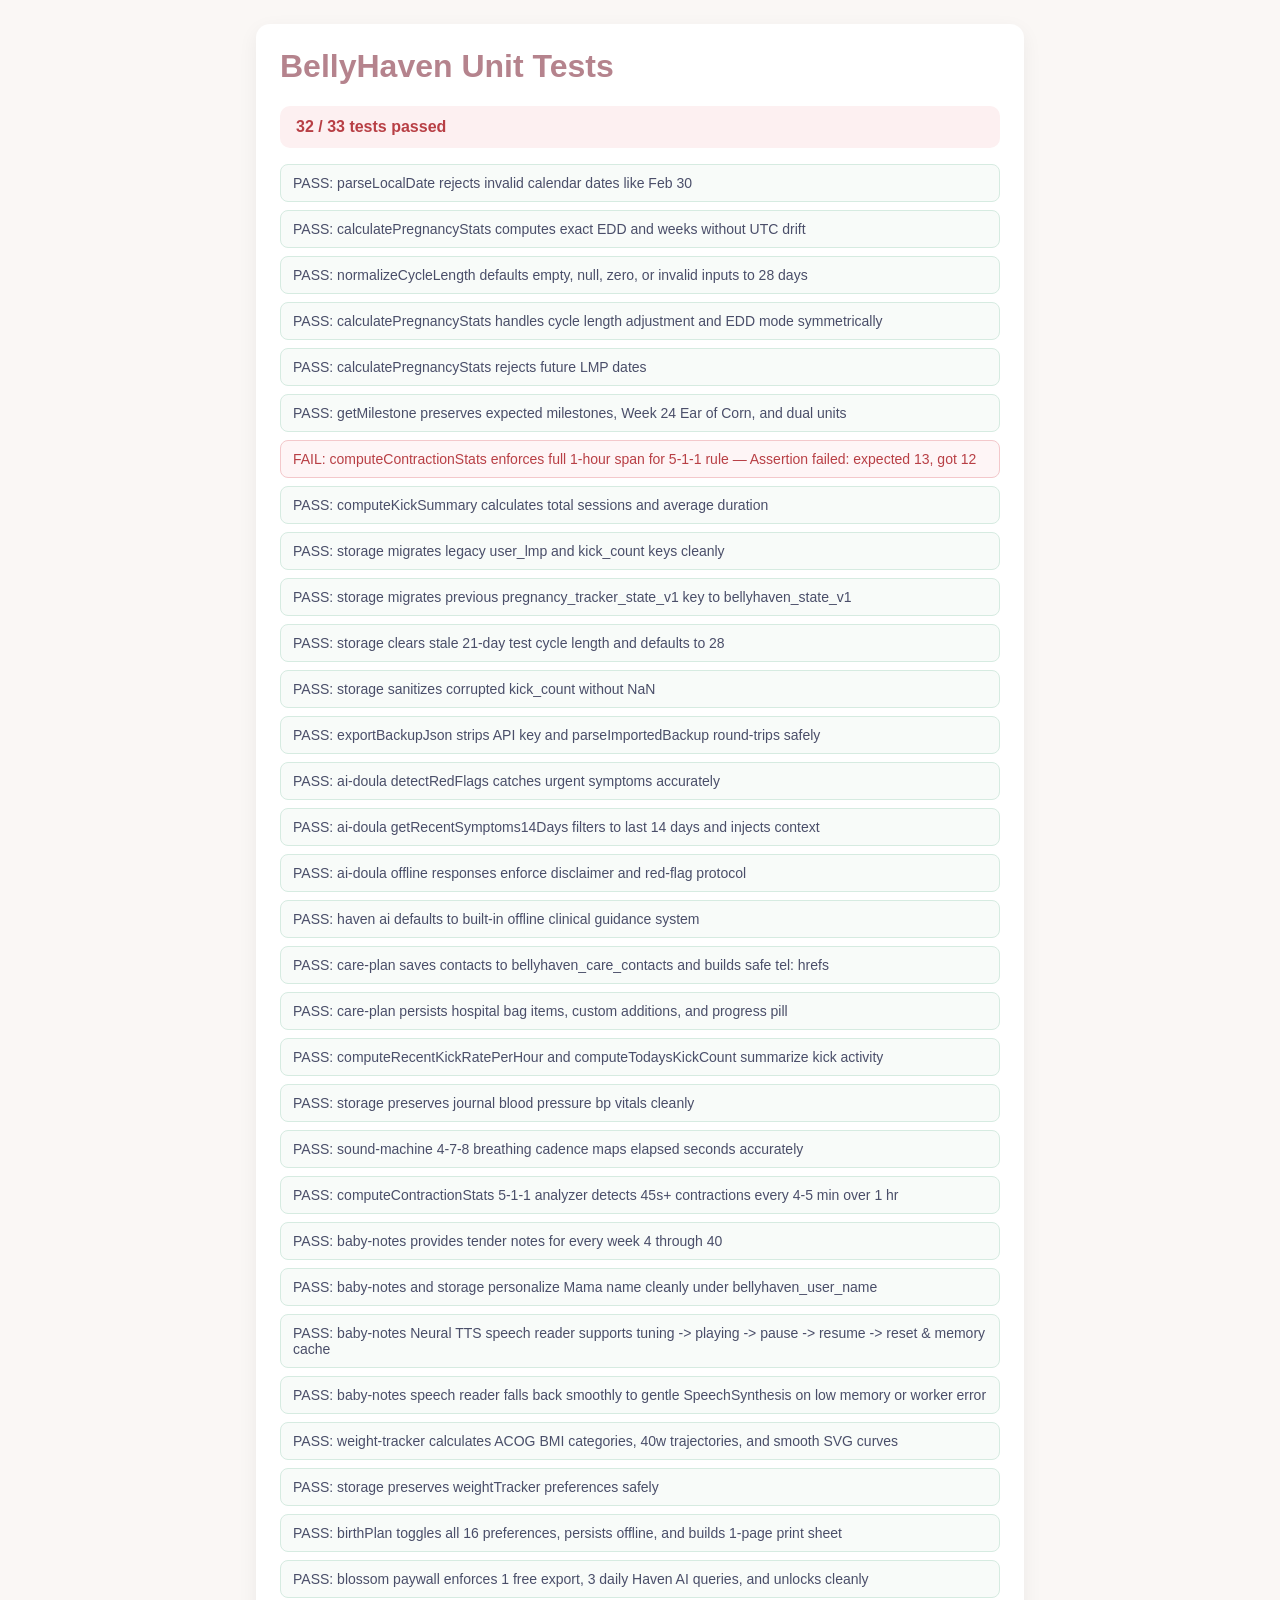
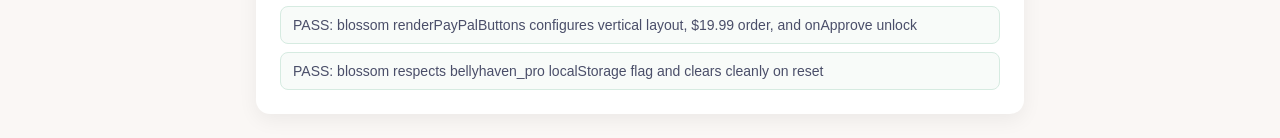
<file: tests/test-runner.html>
<!DOCTYPE html>
<html lang="en">
<head>
  <meta charset="UTF-8">
  <meta name="viewport" content="width=device-width, initial-scale=1.0">
  <title>BellyHaven — Unit Tests</title>
  <style>
    body {
      font-family: -apple-system, BlinkMacSystemFont, "Segoe UI", Roboto, sans-serif;
      background: #faf7f5;
      color: #4a4e69;
      margin: 0;
      padding: 24px;
    }
    .container {
      max-width: 720px;
      margin: 0 auto;
      background: #fff;
      border-radius: 14px;
      padding: 24px;
      box-shadow: 0 6px 20px rgba(0, 0, 0, 0.06);
    }
    h1 {
      margin-top: 0;
      color: #b5838d;
    }
    .summary {
      padding: 12px 16px;
      border-radius: 10px;
      font-weight: 700;
      margin-bottom: 16px;
    }
    .summary.pass { background: #eef6f2; color: #366654; }
    .summary.fail { background: #fdf0f1; color: #b83f45; }
    ul {
      list-style: none;
      padding: 0;
      margin: 0;
      display: flex;
      flex-direction: column;
      gap: 8px;
    }
    li {
      padding: 10px 12px;
      border-radius: 8px;
      font-size: 14px;
      border: 1px solid #eee;
    }
    li.pass { background: #f8fbf9; border-color: #d6ebe1; }
    li.fail { background: #fef5f6; border-color: #f3c8cb; color: #b83f45; }
  </style>
</head>
<body>
  <div class="container">
    <h1>BellyHaven Unit Tests</h1>
    <div id="summary" class="summary">Running tests...</div>
    <ul id="results"></ul>
  </div>

  <script src="../js/calculations.js"></script>
  <script src="../js/storage.js"></script>
  <script src="../js/ai-doula.js"></script>
  <script src="../js/care-plan.js"></script>
  <script src="../js/sound-machine.js"></script>
  <script src="../js/baby-notes.js"></script>
  <script src="../js/weight-tracker.js"></script>
  <script src="../js/birth-plan.js"></script>
  <script src="../js/blossom-paywall.js"></script>
  <script>
    (function (calc, store, doula, carePlan, soundMod, babyNotesMod, weightMod, birthPlanMod, blossomMod) {
      'use strict';

      const tests = [];
      function test(name, fn) {
        tests.push({ name, fn });
      }

      function assertEqual(actual, expected, msg) {
        if (actual !== expected) {
          throw new Error(`${msg || 'Assertion failed'}: expected ${JSON.stringify(expected)}, got ${JSON.stringify(actual)}`);
        }
      }

      function assertTrue(condition, msg) {
        if (!condition) {
          throw new Error(msg || 'Expected condition to be true');
        }
      }

      function createMemoryStorage(initial) {
        const data = Object.assign({}, initial || {});
        return {
          getItem: (k) => (Object.prototype.hasOwnProperty.call(data, k) ? data[k] : null),
          setItem: (k, v) => { data[k] = String(v); },
          removeItem: (k) => { delete data[k]; }
        };
      }

      test('parseLocalDate rejects invalid calendar dates like Feb 30', () => {
        assertEqual(calc.parseLocalDate('2026-02-30'), null);
        assertEqual(calc.parseLocalDate('not-a-date'), null);
        const d = calc.parseLocalDate('2026-03-15');
        assertTrue(d instanceof Date);
        assertEqual(d.getFullYear(), 2026);
        assertEqual(d.getMonth(), 2);
        assertEqual(d.getDate(), 15);
      });

      test('calculatePregnancyStats computes exact EDD and weeks without UTC drift', () => {
        const ref = calc.parseLocalDate('2026-06-01');
        const stats = calc.calculatePregnancyStats({
          mode: 'lmp',
          dateStr: '2026-03-01',
          cycleLength: 28,
          referenceDate: ref
        });
        assertTrue(stats.valid);
        assertEqual(stats.eddIso, '2026-12-06');
        assertEqual(stats.gestationDays, 92);
        assertEqual(stats.stageLabel, '13w 1d');
        assertEqual(stats.trimester.number, 1);
      });

      test('normalizeCycleLength defaults empty, null, zero, or invalid inputs to 28 days', () => {
        assertEqual(calc.DEFAULT_CYCLE_LENGTH, 28);
        assertEqual(calc.MIN_CYCLE_LENGTH, 20);
        assertEqual(calc.MAX_CYCLE_LENGTH, 45);
        assertEqual(calc.normalizeCycleLength(''), 28);
        assertEqual(calc.normalizeCycleLength(null), 28);
        assertEqual(calc.normalizeCycleLength(undefined), 28);
        assertEqual(calc.normalizeCycleLength(0), 28);
        assertEqual(calc.normalizeCycleLength('abc'), 28);
        assertEqual(calc.normalizeCycleLength(20), 20);
        assertEqual(calc.normalizeCycleLength(45), 45);
        assertEqual(calc.normalizeCycleLength(30), 30);
      });

      test('calculatePregnancyStats handles cycle length adjustment and EDD mode symmetrically', () => {
        const ref = calc.parseLocalDate('2026-08-01');
        const fromLmp = calc.calculatePregnancyStats({
          mode: 'lmp',
          dateStr: '2026-03-01',
          cycleLength: 32,
          referenceDate: ref
        });
        assertTrue(fromLmp.valid);
        assertEqual(fromLmp.eddIso, '2026-12-10');

        const fromEdd = calc.calculatePregnancyStats({
          mode: 'edd',
          dateStr: '2026-12-10',
          cycleLength: 32,
          referenceDate: ref
        });
        assertTrue(fromEdd.valid);
        assertEqual(fromEdd.lmpIso, '2026-03-01');
        assertEqual(fromEdd.stageLabel, fromLmp.stageLabel);
      });

      test('calculatePregnancyStats rejects future LMP dates', () => {
        const ref = calc.parseLocalDate('2026-06-01');
        const stats = calc.calculatePregnancyStats({
          mode: 'lmp',
          dateStr: '2026-06-15',
          referenceDate: ref
        });
        assertEqual(stats.valid, false);
      });

      test('getMilestone preserves expected milestones, Week 24 Ear of Corn, and dual units', () => {
        assertEqual(calc.getMilestone(2).name, 'Poppy Seed');
        assertEqual(calc.getMilestone(8).name, 'Raspberry');
        assertEqual(calc.getMilestone(12).name, 'Plum');
        assertEqual(calc.getMilestone(16).name, 'Avocado');
        assertEqual(calc.getMilestone(20).name, 'Banana');
        assertEqual(calc.getMilestone(24).name, 'Ear of Corn');
        assertEqual(calc.getMilestone(28).name, 'Eggplant');
        assertEqual(calc.getMilestone(32).name, 'Pineapple');
        assertEqual(calc.getMilestone(36).name, 'Papaya');
        assertEqual(calc.getMilestone(40).name, 'Watermelon');
        assertTrue(calc.getMilestone(24).length.includes('cm'));
        assertTrue(calc.getMilestone(24).length.includes('in'));
        assertTrue(calc.getMilestone(24).weight.includes('g'));
        assertTrue(calc.getMilestone(24).weight.includes('oz'));
        for (let w = 4; w <= 42; w++) {
          const ms = calc.getMilestone(w);
          assertTrue(typeof ms.imageUrl === 'string' && ms.imageUrl.startsWith('./icons/milestones/'));
        }
      });

      test('computeContractionStats enforces full 1-hour span for 5-1-1 rule', () => {
        const now = 1700000000000;
        const shortCluster = [];
        for (let i = 0; i < 9; i++) {
          const startMs = now - (8 - i) * 5 * 60 * 1000; // 40 min span
          shortCluster.push({ id: `s_${i}`, startMs, endMs: startMs + 65 * 1000, intensity: 'Moderate' });
        }
        assertEqual(calc.computeContractionStats(shortCluster, now + 2000).isFiveOneOnePattern, false);

        const fullHourCluster = [];
        for (let i = 0; i < 13; i++) {
          const startMs = now - (12 - i) * 5 * 60 * 1000; // 60 min span
          fullHourCluster.push({ id: `c_${i}`, startMs, endMs: startMs + 65 * 1000, intensity: 'Strong' });
        }
        const result = calc.computeContractionStats(fullHourCluster, now + 2000);
        assertEqual(result.lastHourCount, 13);
        assertEqual(result.avgDurationSec, 65);
        assertEqual(result.avgIntervalSec, 300);
        assertEqual(result.intensityCounts.Strong, 13);
        assertEqual(result.isFiveOneOnePattern, true);
      });

      test('computeKickSummary calculates total sessions and average duration', () => {
        const summary = calc.computeKickSummary([
          { count: 10, durationSec: 600 },
          { count: 10, durationSec: 900 }
        ]);
        assertEqual(summary.totalSessions, 2);
        assertEqual(summary.totalKicks, 20);
        assertEqual(summary.avgDurationSec, 750);
        assertEqual(summary.avgKicksPerSession, 10);
      });

      test('storage migrates legacy user_lmp and kick_count keys cleanly', () => {
        const mem = createMemoryStorage({
          user_lmp: '2026-04-10',
          kick_count: '14'
        });
        const loaded = store.loadState(mem);
        assertEqual(loaded.profile.dateStr, '2026-04-10');
        assertEqual(loaded.kicks.quickCount, 14);
      });

      test('storage migrates previous pregnancy_tracker_state_v1 key to bellyhaven_state_v1', () => {
        const mem = createMemoryStorage({
          pregnancy_tracker_state_v1: JSON.stringify({
            profile: { inputMode: 'lmp', dateStr: '2026-03-10', cycleLength: 28 },
            kicks: { quickCount: 7, sessions: [], activeSession: null }
          })
        });
        const loaded = store.loadState(mem);
        assertEqual(loaded.profile.dateStr, '2026-03-10');
        assertEqual(loaded.kicks.quickCount, 7);
        assertTrue(Boolean(mem.getItem('bellyhaven_state_v1')));
        assertEqual(mem.getItem('pregnancy_tracker_state_v1'), null);
      });

      test('storage clears stale 21-day test cycle length and defaults to 28', () => {
        const mem = createMemoryStorage({
          bellyhaven_cycle_length: '21',
          bellyhaven_state_v1: JSON.stringify({
            profile: { inputMode: 'lmp', dateStr: '2026-03-10', cycleLength: 21 }
          })
        });
        const loaded = store.loadState(mem);
        assertEqual(loaded.profile.cycleLength, 28);
        assertEqual(mem.getItem('bellyhaven_cycle_reset_v1'), '1');
      });

      test('storage sanitizes corrupted kick_count without NaN', () => {
        const mem = createMemoryStorage({
          user_lmp: '2026-04-10',
          kick_count: 'not-a-number'
        });
        const loaded = store.loadState(mem);
        assertEqual(loaded.kicks.quickCount, 0);
      });

      test('exportBackupJson strips API key and parseImportedBackup round-trips safely', () => {
        const state = store.createDefaultState();
        state.profile.dateStr = '2026-05-01';
        state.kicks.quickCount = 7;
        state.ai.apiKey = 'secret-test-key';
        state.ai.chatHistory.push({ id: 'm1', role: 'user', text: 'Hello', createdAtMs: 1000 });
        const json = store.exportBackupJson(state);
        const imported = store.parseImportedBackup(json);
        assertTrue(imported.ok);
        assertEqual(imported.state.profile.dateStr, '2026-05-01');
        assertEqual(imported.state.kicks.quickCount, 7);
        assertEqual(imported.state.ai.apiKey, '');
        assertEqual(imported.state.ai.chatHistory.length, 1);
      });

      test('ai-doula detectRedFlags catches urgent symptoms accurately', () => {
        assertTrue(doula.detectRedFlags('I am having heavy vaginal bleeding right now').isRedFlag);
        assertTrue(doula.detectRedFlags('Sudden facial swelling and blurred vision').isRedFlag);
        assertTrue(doula.detectRedFlags('Baby stopped moving since morning').isRedFlag);
        assertEqual(doula.detectRedFlags('What sleep position is best in 2nd trimester?').isRedFlag, false);
      });

      test('ai-doula getRecentSymptoms14Days filters to last 14 days and injects context', () => {
        const ref = calc.parseLocalDate('2026-06-20');
        const entries = [
          { dateStr: '2026-06-18', mood: 'Tired', symptoms: ['Fatigue', 'Heartburn'], note: 'Mild reflux' },
          { dateStr: '2026-06-01', mood: 'Calm', symptoms: ['Nausea'], note: 'Older than 14 days' }
        ];
        const recent = doula.getRecentSymptoms14Days(entries, ref);
        assertEqual(recent.entryCount, 1);
        assertTrue(recent.symptomsList.includes('Fatigue'));
        assertEqual(recent.symptomsList.includes('Nausea'), false);

        const stats = calc.calculatePregnancyStats({ mode: 'lmp', dateStr: '2026-03-01', referenceDate: ref });
        const state = store.createDefaultState();
        state.journal.entries = entries;
        const ctx = doula.buildContextData(state, stats, ref);
        const sysPrompt = doula.buildSystemPrompt(ctx);
        assertTrue(sysPrompt.includes('Haven AI'));
        assertTrue(sysPrompt.includes(stats.stageLabel));
        assertTrue(sysPrompt.includes('Fatigue'));
        assertTrue(sysPrompt.includes(doula.DISCLAIMER));
      });

      test('ai-doula offline responses enforce disclaimer and red-flag protocol', () => {
        const ref = calc.parseLocalDate('2026-06-20');
        const stats = calc.calculatePregnancyStats({ mode: 'lmp', dateStr: '2026-03-01', referenceDate: ref });
        const state = store.createDefaultState();
        state.journal.entries = [{ dateStr: '2026-06-18', symptoms: ['Backache'], note: '' }];
        const ctx = doula.buildContextData(state, stats, ref);

        const urgent = doula.generateOfflineDoulaResponse('I have heavy bleeding', ctx);
        assertEqual(urgent.isRedFlag, true);
        assertTrue(urgent.text.endsWith(doula.DISCLAIMER));

        const questions = doula.generateOfflineDoulaResponse('Generate 3 questions', ctx, { intent: 'doctor-questions' });
        assertEqual(questions.isRedFlag, false);
        assertTrue(questions.text.includes('Backache'));
        assertTrue(questions.text.endsWith(doula.DISCLAIMER));
      });

      test('haven ai defaults to built-in offline clinical guidance system', async () => {
        const defState = store.createDefaultState();
        assertEqual(defState.ai.provider, 'offline');
        const mem = createMemoryStorage();
        const loaded = store.loadState(mem);
        assertEqual(loaded.ai.provider, 'offline');

        const ref = calc.parseLocalDate('2026-06-20');
        const stats = calc.calculatePregnancyStats({ mode: 'lmp', dateStr: '2026-03-01', referenceDate: ref });
        const ctx = doula.buildContextData(defState, stats, ref);
        const res = await doula.fetchAIResponse('What sleep position is best in 2nd trimester?', ctx, {});
        assertTrue(Boolean(res && res.text));
        assertTrue(res.sourceLabel.includes('Offline'));
        assertTrue(res.text.endsWith(doula.DISCLAIMER));
      });

      test('care-plan saves contacts to bellyhaven_care_contacts and builds safe tel: hrefs', () => {
        const mem = createMemoryStorage();
        const saved = carePlan.saveCareContacts(
          {
            doctorName: 'Dr. Elena Gomez',
            clinicName: 'Mercy Pavilion',
            doctorPhone: '+1 (555) 019-9222',
            partnerName: 'Alex',
            partnerPhone: '555-0144'
          },
          mem
        );
        assertEqual(saved.doctorName, 'Dr. Elena Gomez');
        assertTrue(Boolean(mem.getItem('bellyhaven_care_contacts')));
        const loaded = carePlan.loadCareContacts(mem);
        assertEqual(loaded.clinicName, 'Mercy Pavilion');
        assertEqual(carePlan.buildTelHref(loaded.doctorPhone), 'tel:+15550199222');
        assertEqual(carePlan.buildTelHref('+'), '');
      });

      test('care-plan persists hospital bag items, custom additions, and progress pill', () => {
        const mem = createMemoryStorage();
        let bag = carePlan.loadHospitalBag(mem);
        assertEqual(bag.length, 19);
        assertEqual(carePlan.getHospitalBagProgress(bag).label, '0 of 19 packed');

        bag = carePlan.toggleHospitalBagItem(bag, 'doc-id-insurance');
        const addRes = carePlan.addCustomHospitalBagItem(bag, 'Perineal Ice Packs', 'mom');
        assertTrue(addRes.added);
        bag = carePlan.saveHospitalBag(addRes.items, mem);

        assertTrue(Boolean(mem.getItem('bellyhaven_hospital_bag')));
        const reloaded = carePlan.loadHospitalBag(mem);
        assertEqual(reloaded.length, 20);
        assertEqual(carePlan.getHospitalBagProgress(reloaded).label, '1 of 20 packed');
      });

      test('computeRecentKickRatePerHour and computeTodaysKickCount summarize kick activity', () => {
        const now = new Date(2026, 5, 20, 14, 0, 0);
        const sameDayMs = now.getTime();
        const prevDayMs = new Date(2026, 5, 19, 10, 0, 0).getTime();
        const sessions = Array.from({ length: 8 }, (_, idx) => ({
          startedAtMs: idx === 0 ? sameDayMs : prevDayMs,
          count: 10,
          durationSec: 1800
        }));
        const rate = calc.computeRecentKickRatePerHour(sessions, 7);
        assertEqual(rate.sessionCount, 7);
        assertEqual(rate.avgKicksPerHour, 20);

        const todaysKicks = calc.computeTodaysKickCount(
          { quickCount: 3, sessions, activeSession: { startedAtMs: sameDayMs, tapTimestampsMs: [1, 2] } },
          now
        );
        assertEqual(todaysKicks, 15);
      });

      test('storage preserves journal blood pressure bp vitals cleanly', () => {
        const clean = store.sanitizeState({
          profile: { inputMode: 'lmp', dateStr: '2026-03-01', cycleLength: 28 },
          journal: {
            entries: [{ dateStr: '2026-06-20', weight: '65 kg', bp: ' 118/76 mmHg ', note: '' }],
            appointments: []
          }
        });
        assertEqual(clean.journal.entries[0].bp, '118/76 mmHg');
      });

      test('sound-machine 4-7-8 breathing cadence maps elapsed seconds accurately', () => {
        const inhale = soundMod.getBreathingPhaseForElapsedSec(2);
        const hold = soundMod.getBreathingPhaseForElapsedSec(7);
        const exhale = soundMod.getBreathingPhaseForElapsedSec(15);
        assertEqual(inhale.phase, 'inhale');
        assertEqual(hold.phase, 'hold');
        assertEqual(exhale.phase, 'exhale');
        assertEqual(soundMod.formatTimerRemaining(900), '15:00');
      });

      test('computeContractionStats 5-1-1 analyzer detects 45s+ contractions every 4-5 min over 1 hr', () => {
        const now = 1700000000000;
        const cluster = [];
        for (let i = 0; i < 15; i++) {
          const startMs = now - (14 - i) * 4.5 * 60 * 1000; // ~63 min span, 4.5 min apart
          cluster.push({ id: `f_${i}`, startMs, endMs: startMs + 48 * 1000, intensity: 'Moderate' });
        }
        const res = calc.computeContractionStats(cluster, now + 2000);
        assertEqual(res.isFiveOneOnePattern, true);
        assertEqual(res.fiveOneOne.analyzerPhase, 'matched');
      });

      test('baby-notes provides tender notes for every week 4 through 40', () => {
        for (let w = 4; w <= 40; w++) {
          const n = babyNotesMod.getBabyNote(w);
          assertEqual(n.week, w);
          assertTrue(typeof n.message === 'string' && n.message.length > 40);
          assertTrue(typeof n.signOff === 'string' && n.signOff.includes('Baby'));
        }
      });

      test('baby-notes and storage personalize Mama name cleanly under bellyhaven_user_name', () => {
        assertEqual(store.USER_NAME_KEY, 'bellyhaven_user_name');
        const memStore = new Map();
        const mockStorage = {
          getItem: (k) => (memStore.has(k) ? memStore.get(k) : null),
          setItem: (k, v) => memStore.set(k, String(v)),
          removeItem: (k) => memStore.delete(k)
        };
        assertEqual(store.saveUserName('  Karen   Marie  ', mockStorage), 'Karen Marie');
        assertEqual(mockStorage.getItem('bellyhaven_user_name'), 'Karen Marie');
        assertEqual(store.loadUserName(mockStorage), 'Karen Marie');

        const w4 = babyNotesMod.getBabyNote(4, 'Karen');
        assertEqual(w4.title, 'Hello, Mama Karen');
        const w16 = babyNotesMod.getBabyNote(16, 'Karen');
        assertTrue(w16.title.startsWith('Hello, Mama Karen'));

        store.clearUserName(mockStorage);
        assertEqual(store.loadUserName(mockStorage), '');
        assertEqual(babyNotesMod.getBabyNote(4, '').title, 'Hello, Mama');
      });

      test('baby-notes Neural TTS speech reader supports tuning -> playing -> pause -> resume -> reset & memory cache', async () => {
        const events = [];
        let workerCalls = 0;
        let audioInstance = null;

        const fakeWorkerFactory = () => ({
          postMessage(msg) {
            if (msg.type !== 'synthesize') return;
            workerCalls++;
            const wav = new ArrayBuffer(44);
            setTimeout(() => {
              this.onmessage({
                data: { id: msg.id, ok: true, wavBuffer: wav, sampleRate: 22050, cached: false }
              });
            }, 15);
          },
          terminate() {}
        });

        const fakeAudioFactory = () => {
          audioInstance = {
            paused: true,
            play() {
              this.paused = false;
              return Promise.resolve();
            },
            pause() {
              this.paused = true;
            }
          };
          return audioInstance;
        };

        const reader = babyNotesMod.createSpeechReader({
          workerFactory: fakeWorkerFactory,
          audioFactory: fakeAudioFactory,
          synth: null,
          UtteranceCtor: null
        });

        assertEqual(reader.isSupported(), true);
        const note = babyNotesMod.getBabyNote(16);

        await new Promise((resolve) => {
          reader.speak(note, {
            onLoading: () => events.push('loading:' + reader.getState()),
            onStart: () => {
              events.push('playing:' + reader.getState());
              const pausedOk = reader.pause();
              assertEqual(pausedOk, true);
              events.push('paused:' + reader.getState());
              const resumedOk = reader.resume();
              assertEqual(resumedOk, true);
              events.push('resumed:' + reader.getState());
              audioInstance.onended();
            },
            onEnd: () => {
              events.push('ended:' + reader.getState());
              resolve();
            }
          });
        });

        assertEqual(workerCalls, 1);
        assertEqual(events.join('|'), 'loading:loading|playing:playing|paused:paused|resumed:playing|ended:idle');

        // Replaying the same note should reuse the in-memory WAV cache without invoking worker again
        await new Promise((resolve) => {
          reader.speak(note, {
            onStart: () => audioInstance.onended(),
            onEnd: () => resolve()
          });
        });
        assertEqual(workerCalls, 1);
      });

      test('baby-notes speech reader falls back smoothly to gentle SpeechSynthesis on low memory or worker error', async () => {
        let spokenUtterance = null;
        let fallbackTriggered = false;
        let ended = false;

        function FakeUtterance(text) {
          this.text = text;
        }
        const fakeSynth = {
          getVoices: () => [{ name: 'Samantha Natural', lang: 'en-US' }],
          cancel() {},
          speak(u) {
            spokenUtterance = u;
            setTimeout(() => {
              if (typeof u.onend === 'function') u.onend();
            }, 10);
          }
        };

        const failingWorkerFactory = () => ({
          postMessage(msg) {
            if (msg.type === 'synthesize') {
              setTimeout(() => {
                this.onmessage({ data: { id: msg.id, ok: false, error: 'Model load failed' } });
              }, 10);
            }
          },
          terminate() {}
        });

        const reader = babyNotesMod.createSpeechReader({
          workerFactory: failingWorkerFactory,
          synth: fakeSynth,
          UtteranceCtor: FakeUtterance
        });

        await new Promise((resolve) => {
          reader.speak(babyNotesMod.getBabyNote(20), {
            onFallback: () => { fallbackTriggered = true; },
            onEnd: () => { ended = true; resolve(); }
          });
        });

        assertEqual(fallbackTriggered, true);
        assertEqual(ended, true);
        assertTrue(Boolean(spokenUtterance));
        assertEqual(spokenUtterance.rate, 0.88);
        assertEqual(spokenUtterance.pitch, 1.06);
        assertEqual(spokenUtterance.voice.name, 'Samantha Natural');
      });

      test('weight-tracker calculates ACOG BMI categories, 40w trajectories, and smooth SVG curves', () => {
        const uw = weightMod.computeBaselineBmi(46, 165);
        const nm = weightMod.computeBaselineBmi(60, 165);
        const ow = weightMod.computeBaselineBmi(75, 165);
        assertEqual(uw.categoryLabel, 'Underweight');
        assertEqual(nm.categoryLabel, 'Normal');
        assertEqual(ow.categoryLabel, 'Overweight');

        const w40 = weightMod.getRecommendedGainAtWeekKg(40, 'normal');
        assertEqual(w40.minGainKg, 11.5);
        assertEqual(w40.maxGainKg, 16.0);

        const parsedLbs = weightMod.parseJournalWeightKg('140 lbs');
        assertTrue(parsedLbs > 63 && parsedLbs < 64);

        const model = weightMod.computeWeightChartModel({
          unit: 'kg',
          preWeightKg: 60,
          heightCm: 165,
          currentWeek: 24,
          lmpDate: calc.parseLocalDate('2026-01-01'),
          calc,
          journalEntries: [
            { dateStr: '2026-03-12', weight: '61.5 kg' },
            { dateStr: '2026-04-23', weight: '63.8 kg' },
            { dateStr: '2026-06-18', weight: '67.2 kg' }
          ]
        });
        assertEqual(model.userCoords.length, 3);
        assertTrue(model.userPathD.startsWith('M ') && model.userPathD.includes(' C '));
      });

      test('storage preserves weightTracker preferences safely', () => {
        const sanitized = store.sanitizeState({
          weightTracker: { unit: 'lbs', preWeightKg: 61.5, heightCm: 166 }
        });
        assertEqual(sanitized.weightTracker.unit, 'lbs');
        assertEqual(sanitized.weightTracker.preWeightKg, 61.5);
        assertEqual(sanitized.weightTracker.heightCm, 166);
      });

      test('birthPlan toggles all 16 preferences, persists offline, and builds 1-page print sheet', () => {
        birthPlanMod.clearBirthPlanStorage();
        assertEqual(birthPlanMod.BIRTH_PLAN_CATEGORIES.length, 4);
        const totalOptions = birthPlanMod.BIRTH_PLAN_CATEGORIES.reduce(
          (sum, cat) => sum + cat.options.length,
          0
        );
        assertEqual(totalOptions, 16);

        let plan = birthPlanMod.createDefaultBirthPlan();
        plan = birthPlanMod.togglePreference(plan, 'dim-lighting');
        plan = birthPlanMod.togglePreference(plan, 'delayed-cord');
        plan.specialNotes = 'Lavender diffuser if permitted\nCall doula on admission';
        birthPlanMod.saveBirthPlan(plan);

        const reloaded = birthPlanMod.loadBirthPlan();
        assertEqual(birthPlanMod.countSelectedPreferences(reloaded), 2);
        assertTrue(reloaded.specialNotes.includes('Call doula'));

        const frag = birthPlanMod.buildBirthPlanPrintFragment({
          birthPlan: reloaded,
          stats: calc.calculatePregnancyStats({ mode: 'lmp', dateStr: '2026-01-01', cycleLength: 28 }),
          careContacts: {
            doctorName: 'Dr. Rivera',
            clinicName: 'Mercy Women Center',
            doctorPhone: '555-0140',
            partnerName: 'Alex',
            partnerPhone: '555-0188'
          }
        });
        const holder = document.createElement('div');
        holder.appendChild(frag);
        const text = holder.textContent || '';
        assertTrue(text.includes('BellyHaven Maternal Birth Preferences'));
        assertTrue(text.includes('Dim / Soft Lighting'));
        assertTrue(text.includes('Delayed Cord Clamping'));
        assertTrue(text.includes('Mercy Women Center'));
        assertTrue(text.includes('Attending Labor & Delivery Staff'));
        birthPlanMod.clearBirthPlanStorage();
      });

      test('blossom paywall enforces 1 free export, 3 daily Haven AI queries, and unlocks cleanly', () => {
        blossomMod.clearBlossomTestingState();
        assertEqual(blossomMod.isUnlocked(), false);

        // 1st export preview allowed, 2nd triggers paywall
        assertTrue(blossomMod.consumeExportGate().allowed);
        assertEqual(blossomMod.consumeExportGate().allowed, false);

        // 3 Haven AI queries/day allowed, 4th triggers paywall
        assertTrue(blossomMod.consumeAiQueryGate('2026-11-11').allowed);
        assertTrue(blossomMod.consumeAiQueryGate('2026-11-11').allowed);
        assertTrue(blossomMod.consumeAiQueryGate('2026-11-11').allowed);
        assertEqual(blossomMod.consumeAiQueryGate('2026-11-11').allowed, false);

        // Next calendar day resets daily allowance
        assertTrue(blossomMod.consumeAiQueryGate('2026-11-12').allowed);

        // Dual tier plans & PayPal purchase capture unlock
        assertEqual(blossomMod.getPlan('monthly').amount, '4.99');
        assertEqual(blossomMod.getPlan('monthly').checkoutLabel, 'Monthly Flexibility — $4.99 USD / Month');
        assertEqual(blossomMod.getPlan('onetime').amount, '19.99');
        assertEqual(blossomMod.getPlan('onetime').strikeDisplay, '$47.99');
        assertEqual(blossomMod.getPlan('onetime').badge, 'Save ~58% • Most Popular');
        assertEqual(blossomMod.getPlan('onetime').checkoutLabel, 'Full Journey Pass — $19.99 USD One-Time');

        const onetimePayload = blossomMod.buildOrderPayload('onetime');
        assertEqual(onetimePayload.purchase_units[0].description, 'BellyHaven Blossom Full Journey Pass');
        assertEqual(onetimePayload.purchase_units[0].amount.currency_code, 'USD');
        assertEqual(onetimePayload.purchase_units[0].amount.value, '19.99');

        const monthlyPayload = blossomMod.buildOrderPayload('monthly');
        assertEqual(monthlyPayload.purchase_units[0].amount.value, '4.99');

        assertTrue(blossomMod.PAYPAL_CONFIG.clientId !== 'YOUR_PAYPAL_CLIENT_ID');
        assertEqual(blossomMod.PAYPAL_CONFIG.clientId.length, 80);
        const sdkUrl = blossomMod.buildPayPalSdkUrl();
        assertTrue(sdkUrl.includes(`client-id=${blossomMod.PAYPAL_CONFIG.clientId}`));
        assertTrue(sdkUrl.includes('currency=USD'));
        assertTrue(sdkUrl.includes('&components=buttons,applepay,googlepay&enable-funding=card,venmo,paylater'));

        blossomMod.recordPurchaseUnlock({ id: 'ORDER-TEST-99' }, 'onetime');
        assertTrue(blossomMod.isUnlocked());
        assertTrue(blossomMod.consumeExportGate().allowed);
        assertTrue(blossomMod.consumeAiQueryGate('2026-11-11').allowed);

        // Developer unlock + reset helpers clear both keys and reset isBlossomUnlocked()
        blossomMod.clearBlossomTestingState();
        assertEqual(blossomMod.isBlossomUnlocked(), false);
        assertEqual(window.isBlossomUnlocked(), false);
        assertEqual(typeof window.__unlockBellyHaven, 'function');
        assertEqual(typeof window.__resetBellyHaven, 'function');
        window.__unlockBellyHaven({ reload: false });
        assertEqual(localStorage.getItem('bellyhaven_blossom_unlocked'), 'true');
        assertTrue(blossomMod.isBlossomUnlocked());
        assertTrue(window.isBlossomUnlocked());
        assertTrue(blossomMod.consumeExportGate().allowed);
        assertTrue(blossomMod.consumeAiQueryGate('2026-11-11').allowed);

        localStorage.setItem('bellyhaven_free_pdf_used', 'true');
        window.__resetBellyHaven({ reload: false });
        assertEqual(localStorage.getItem('bellyhaven_blossom_unlocked'), null);
        assertEqual(localStorage.getItem('bellyhaven_free_pdf_used'), null);
        assertEqual(localStorage.getItem('bellyhaven_free_export_used'), null);
        assertEqual(blossomMod.isBlossomUnlocked(), false);
        assertEqual(window.isBlossomUnlocked(), false);
        blossomMod.clearBlossomTestingState();
      });

      test('blossom renderPayPalButtons configures vertical layout, $19.99 order, and onApprove unlock', async () => {
        blossomMod.clearBlossomTestingState();
        const ppHost = document.createElement('div');
        const statusEl = document.createElement('p');
        let capturedStyle = null;
        let capturedOrder = null;
        let approvedReceipt = null;
        const prevPaypal = window.paypal;
        window.paypal = {
          Buttons: (cfg) => ({
            render: async (el) => {
              capturedStyle = cfg.style;
              capturedOrder = cfg.createOrder(null, {
                order: { create: (payload) => payload }
              });
              const fakeBtn = document.createElement('button');
              fakeBtn.type = 'button';
              fakeBtn.textContent = 'PayPal Checkout Mock';
              el.appendChild(fakeBtn);
              await cfg.onApprove(
                { orderID: 'MOCK-ORDER-1999' },
                { order: { capture: async () => ({ id: 'CAP-1999' }) } }
              );
            }
          })
        };
        try {
          const res = await blossomMod.renderPayPalButtons({
            container: ppHost,
            statusEl,
            getSelectedPlanId: () => 'onetime',
            onSuccess: (receipt) => {
              approvedReceipt = receipt;
            }
          });
          assertEqual(res.status, 'rendered');
          assertEqual(capturedStyle.layout, 'vertical');
          assertEqual(capturedOrder.purchase_units[0].amount.currency_code, 'USD');
          assertEqual(capturedOrder.purchase_units[0].amount.value, '19.99');
          assertEqual(ppHost.querySelectorAll('button').length, 1);
          assertEqual(localStorage.getItem('bellyhaven_blossom_unlocked'), 'true');
          assertTrue(blossomMod.isBlossomUnlocked());
          assertTrue(Boolean(approvedReceipt && approvedReceipt.orderId));
        } finally {
          window.paypal = prevPaypal;
          blossomMod.clearBlossomTestingState();
        }
      });

      test('blossom respects bellyhaven_pro localStorage flag and clears cleanly on reset', () => {
        blossomMod.clearBlossomTestingState();
        assertEqual(blossomMod.PRO_KEY, 'bellyhaven_pro');
        assertEqual(blossomMod.isBlossomPro(), false);
        assertEqual(window.isBlossomPro(), false);

        localStorage.setItem('bellyhaven_pro', 'true');
        assertEqual(blossomMod.isBlossomPro(), true);
        assertEqual(blossomMod.isBlossomUnlocked(), true);
        assertEqual(window.isBlossomPro(), true);

        localStorage.setItem('bellyhaven_pro', 'false');
        assertEqual(blossomMod.isBlossomPro(), false);

        blossomMod.recordPurchaseUnlock({ id: 'PRO-ORDER-1' }, 'onetime');
        assertEqual(localStorage.getItem('bellyhaven_pro'), 'true');
        assertEqual(localStorage.getItem('bellyhaven_blossom_unlocked'), 'true');
        assertEqual(blossomMod.isBlossomPro(), true);

        window.__resetBellyHaven({ reload: false });
        assertEqual(localStorage.getItem('bellyhaven_pro'), null);
        assertEqual(blossomMod.isBlossomPro(), false);
      });

      const resultsList = document.getElementById('results');
      const summaryEl = document.getElementById('summary');

      (async () => {
        let passed = 0;
        for (const t of tests) {
          const li = document.createElement('li');
          try {
            await t.fn();
            passed++;
            li.className = 'pass';
            li.textContent = `PASS: ${t.name}`;
          } catch (err) {
            li.className = 'fail';
            li.textContent = `FAIL: ${t.name} — ${err.message}`;
          }
          resultsList.appendChild(li);
        }

        summaryEl.textContent = `${passed} / ${tests.length} tests passed`;
        summaryEl.className = `summary ${passed === tests.length ? 'pass' : 'fail'}`;
      })();
    })(
      window.PregnancyCalc,
      window.PregnancyStorage,
      window.PregnancyDoula,
      window.BellyHavenCarePlan,
      window.BellyHavenSoundMachine,
      window.BellyHavenBabyNotes,
      window.BellyHavenWeightTracker,
      window.BellyHavenBirthPlan,
      window.BellyHavenBlossom
    );
  </script>
</body>
</html>
</file>
